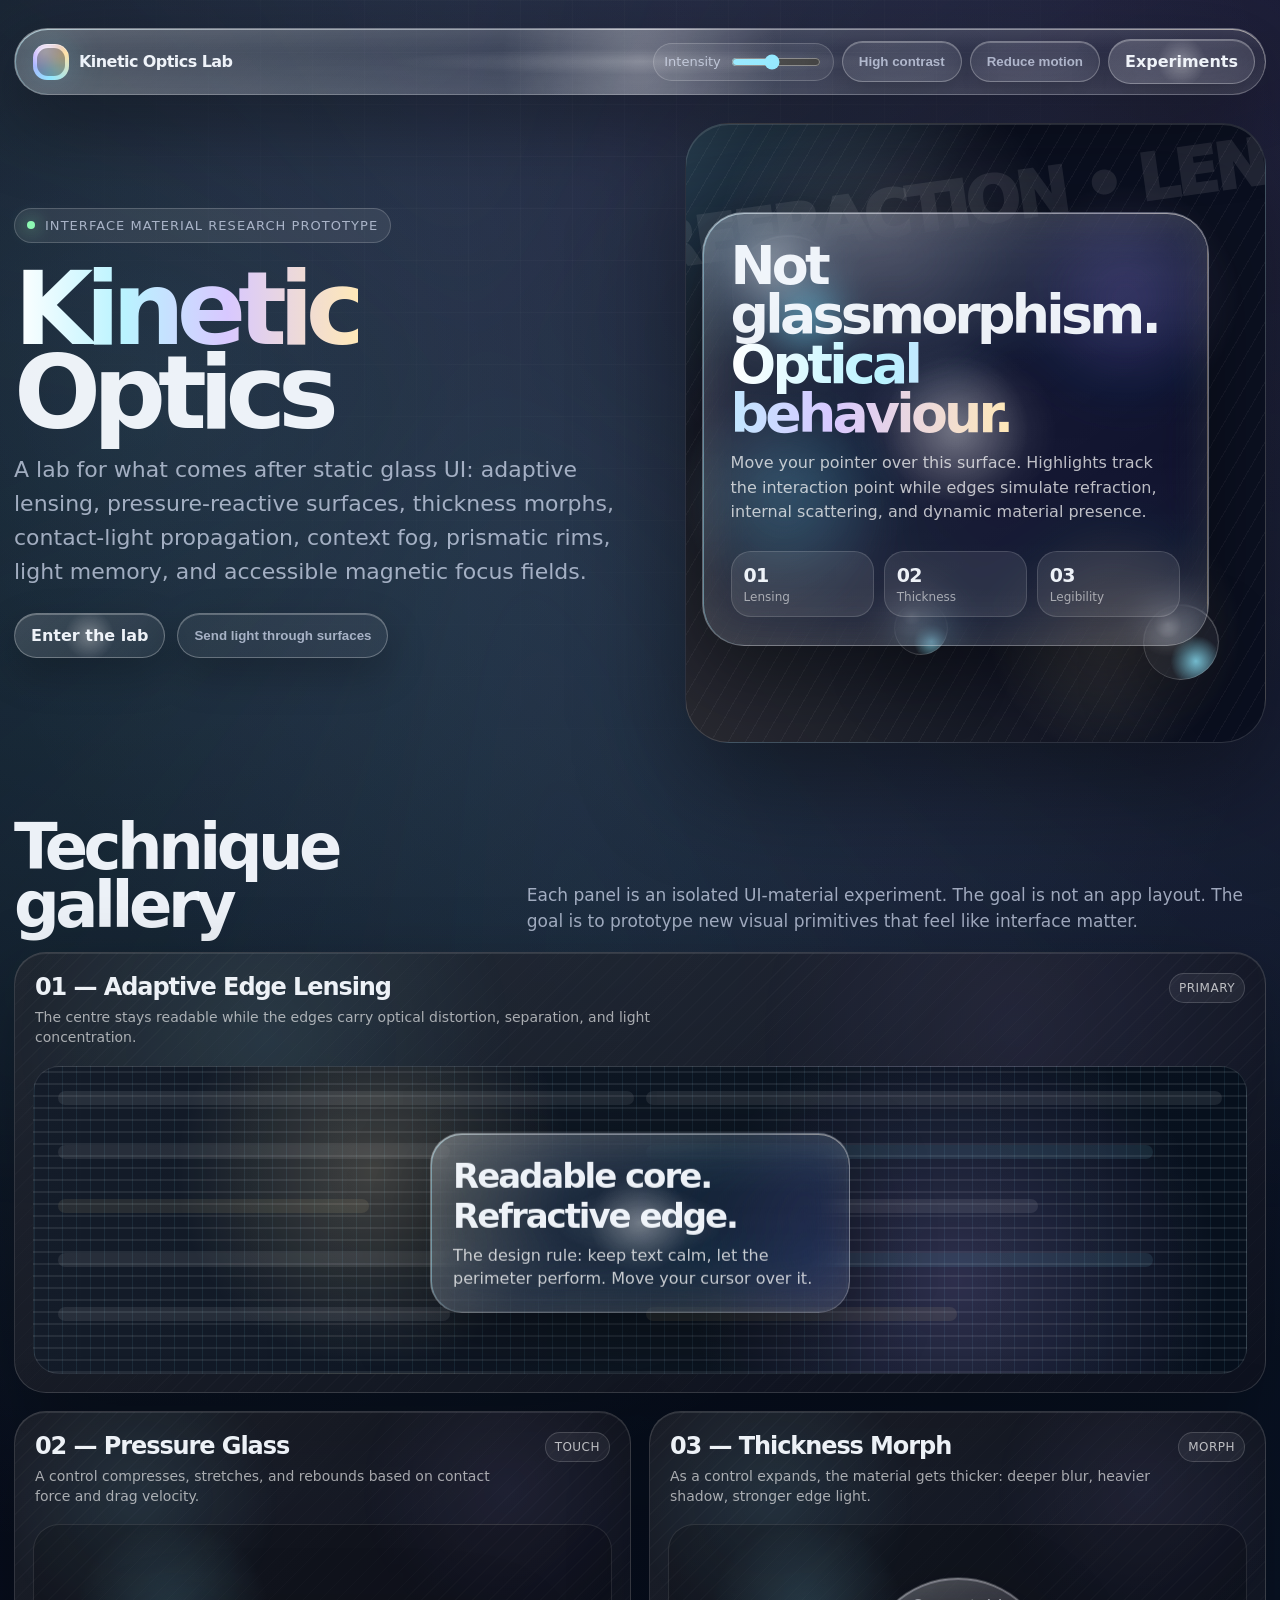
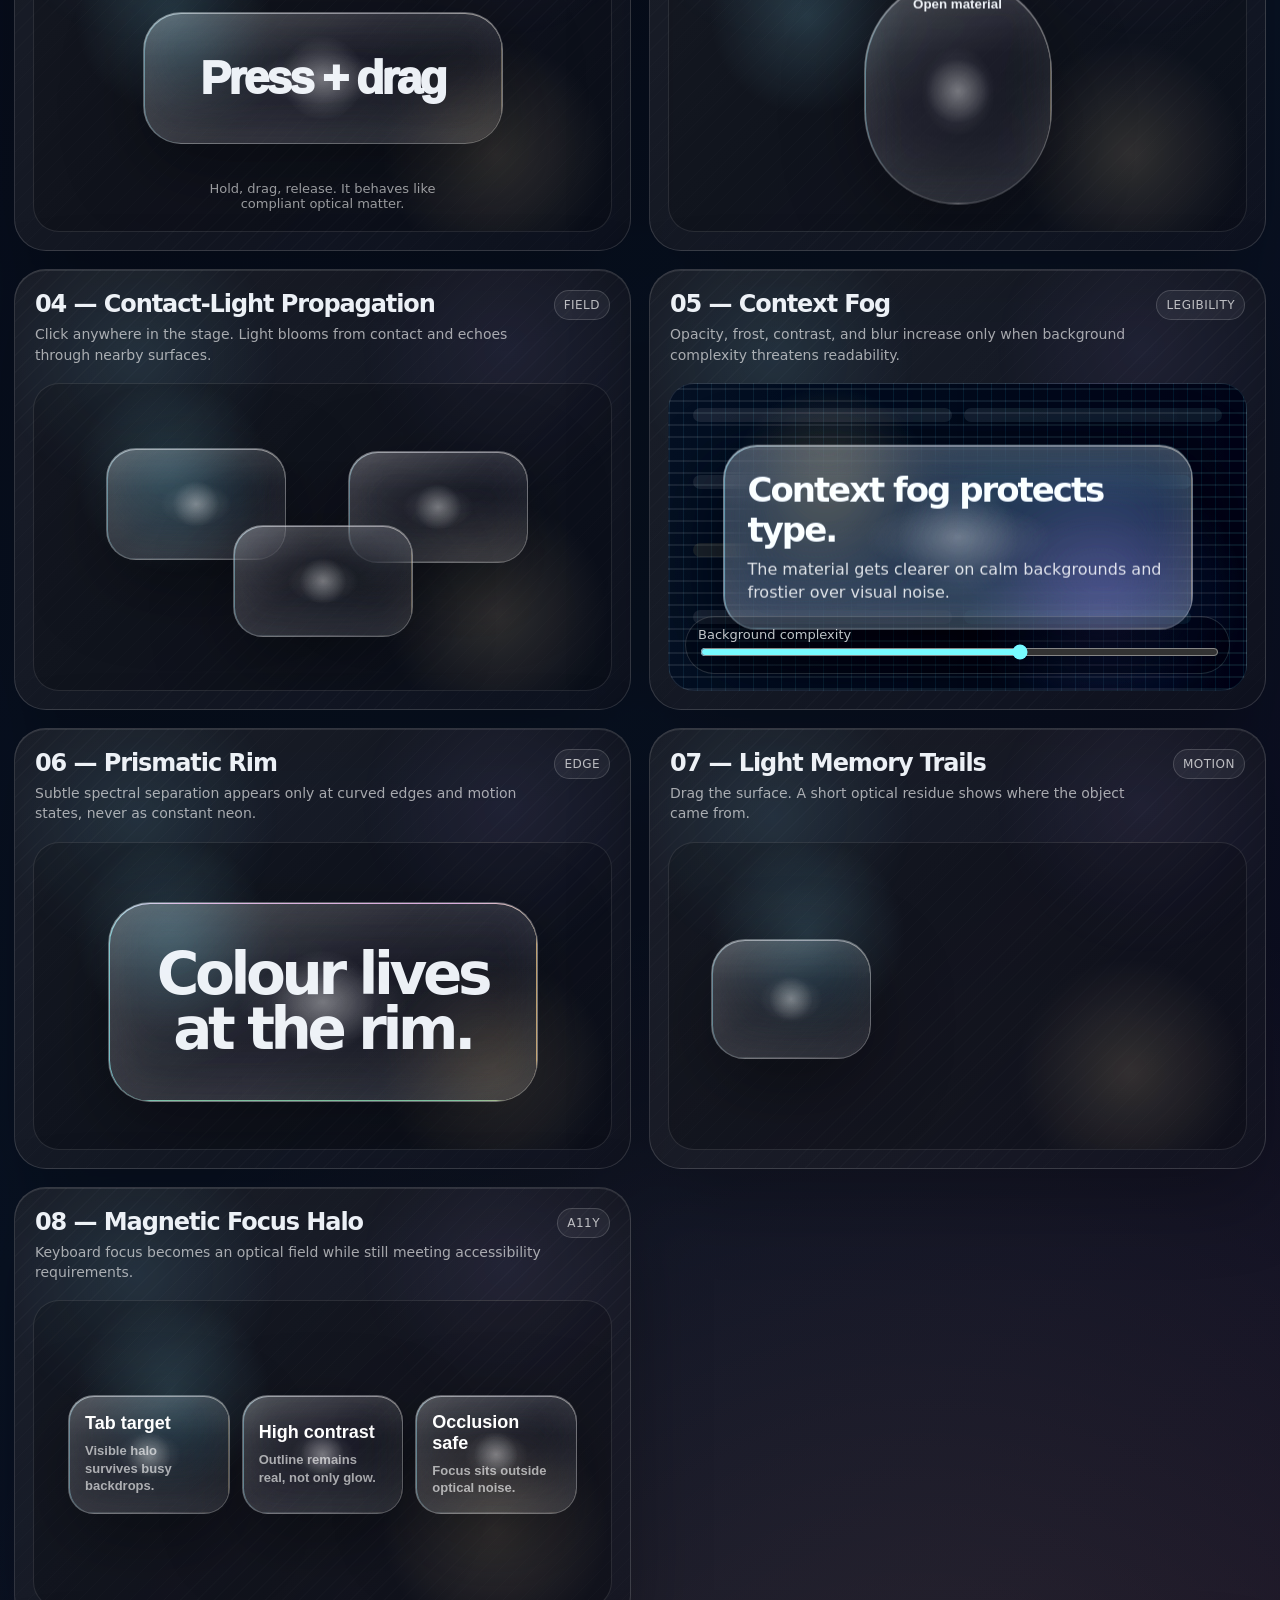
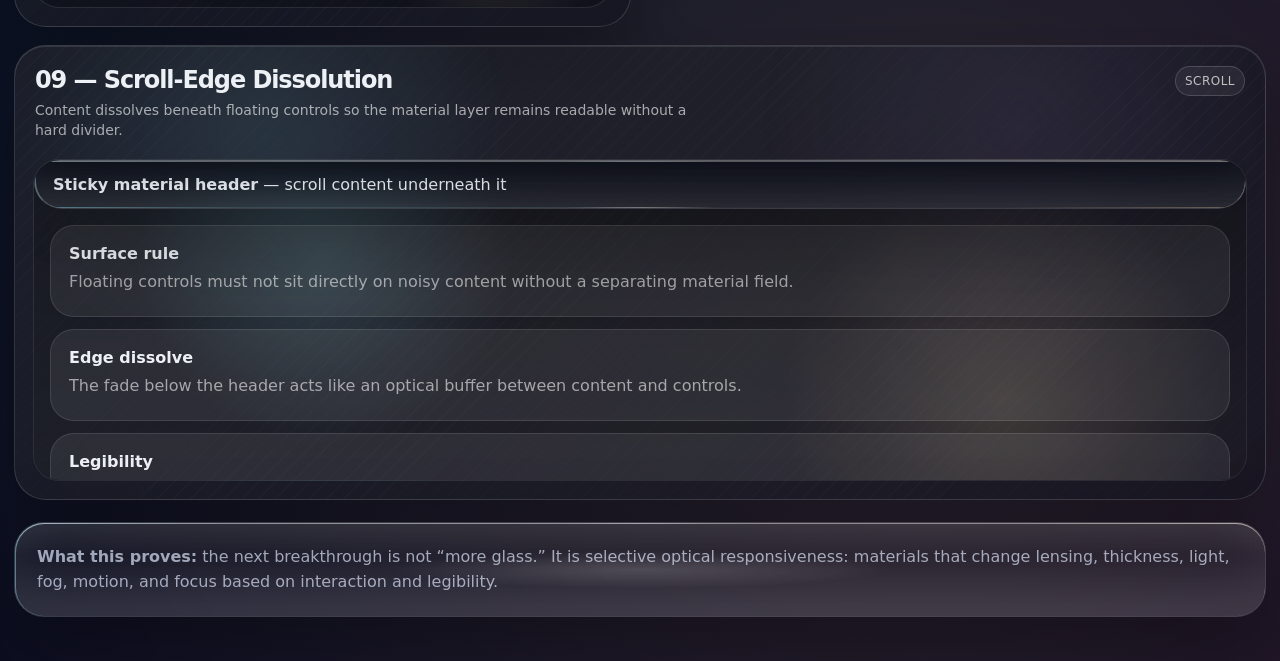
<file: lab.html>
<!doctype html>
<html lang="en">
<head>
<meta charset="utf-8" />
<meta name="viewport" content="width=device-width, initial-scale=1" />
<meta http-equiv="Cache-Control" content="no-cache, no-store, must-revalidate" />
<title>Kinetic Optics Lab</title>
<style>
:root{color-scheme:dark;--bg:#050713;--ink:rgba(246,250,255,.96);--muted:rgba(226,235,255,.68);--line:rgba(255,255,255,.18);--fill:rgba(255,255,255,.11);--stroke:rgba(255,255,255,.28);--blur:22px;--lens:1;--shadow:1;--a:#8ee8ff;--b:#b69cff;--c:#ffe2a8;--spring:650ms cubic-bezier(.18,.88,.24,1)}
*{box-sizing:border-box}html{scroll-behavior:smooth}body{margin:0;min-height:100vh;font-family:ui-sans-serif,-apple-system,BlinkMacSystemFont,"SF Pro Display","Segoe UI",system-ui,sans-serif;color:var(--ink);background:radial-gradient(circle at 12% 10%,rgba(142,232,255,.18),transparent 32%),radial-gradient(circle at 84% 5%,rgba(182,156,255,.17),transparent 31%),radial-gradient(circle at 72% 90%,rgba(255,226,168,.12),transparent 28%),linear-gradient(135deg,#050713,#081223 56%,#12091f);overflow-x:hidden}body:before{content:"";position:fixed;inset:0;pointer-events:none;opacity:.52;background-image:linear-gradient(rgba(255,255,255,.06) 1px,transparent 1px),linear-gradient(90deg,rgba(255,255,255,.05) 1px,transparent 1px);background-size:52px 52px;mask-image:radial-gradient(circle at 50% 18%,#000,transparent 78%)}body:after{content:"";position:fixed;inset:-25%;pointer-events:none;opacity:.25;background:conic-gradient(from 80deg at 42% 44%,transparent,rgba(142,232,255,.22),transparent,rgba(182,156,255,.2),transparent);filter:blur(68px);animation:spin 18s linear infinite}@keyframes spin{to{transform:rotate(360deg)}}
body.reduce *,body.reduce *:before,body.reduce *:after{animation:none!important;transition-duration:1ms!important}body.contrast{--fill:rgba(8,12,22,.92);--stroke:rgba(255,255,255,.82);--line:rgba(255,255,255,.72);--muted:rgba(255,255,255,.88);--blur:0px}.shell{position:relative;z-index:1;width:min(1500px,calc(100% - 28px));margin:0 auto;padding:18px 0 44px}.top{position:sticky;top:10px;z-index:50;display:flex;align-items:center;justify-content:space-between;gap:14px;padding:10px;border:1px solid var(--line);border-radius:999px;background:linear-gradient(135deg,rgba(255,255,255,.12),rgba(255,255,255,.055)),rgba(8,12,22,.46);backdrop-filter:blur(22px) saturate(150%);box-shadow:0 14px 45px rgba(0,0,0,.24),inset 0 1px 0 rgba(255,255,255,.12)}.brand{display:flex;align-items:center;gap:10px;padding-left:8px;font-weight:900;letter-spacing:-.035em}.mark{width:36px;height:36px;border-radius:14px;position:relative;background:radial-gradient(circle at 35% 25%,#fff,transparent 17px),conic-gradient(from 180deg,var(--a),var(--b),var(--c),var(--a));box-shadow:inset 0 1px 0 rgba(255,255,255,.5),0 0 36px rgba(142,232,255,.28)}.mark:after{content:"";position:absolute;inset:4px;border-radius:11px;background:rgba(0,0,0,.34);backdrop-filter:blur(6px)}.controls{display:flex;align-items:center;gap:8px;flex-wrap:wrap}.chip{display:inline-flex;align-items:center;gap:8px;border:1px solid var(--line);border-radius:999px;padding:8px 10px;background:rgba(255,255,255,.07);color:var(--muted);font-size:13px}.chip input{width:90px;accent-color:var(--a)}button,a.button{appearance:none;text-decoration:none;border:1px solid var(--stroke);color:var(--ink);border-radius:999px;padding:12px 16px;background:radial-gradient(circle at var(--mx,50%) var(--my,50%),rgba(255,255,255,.3),transparent 32%),linear-gradient(135deg,rgba(255,255,255,.15),rgba(255,255,255,.06));backdrop-filter:blur(var(--blur)) saturate(155%);box-shadow:0 16px 40px rgba(0,0,0,.24),inset 0 1px 0 rgba(255,255,255,.25);cursor:pointer;font-weight:800;transition:transform var(--spring),box-shadow .35s,border-color .35s}button:hover,a.button:hover{transform:translateY(-2px);border-color:rgba(255,255,255,.48);box-shadow:0 22px 55px rgba(0,0,0,.3),0 0 44px rgba(142,232,255,.15),inset 0 1px 0 rgba(255,255,255,.35)}button:focus-visible,a:focus-visible,input:focus-visible{outline:3px solid rgba(255,255,255,.94);outline-offset:4px;box-shadow:0 0 0 7px rgba(142,232,255,.24)}button.secondary{background:rgba(255,255,255,.055);color:var(--muted)}
.hero{min-height:74vh;display:grid;grid-template-columns:1.05fr .95fr;gap:28px;align-items:center;padding:38px 0 28px}.kicker{display:inline-flex;align-items:center;gap:10px;padding:9px 12px;border:1px solid var(--line);border-radius:999px;background:rgba(255,255,255,.08);backdrop-filter:blur(18px);color:var(--muted);font-size:13px;letter-spacing:.08em;text-transform:uppercase}.dot{width:8px;height:8px;border-radius:50%;background:#8ef9b4;box-shadow:0 0 18px #8ef9b4}h1{margin:24px 0 18px;font-size:clamp(50px,8vw,116px);letter-spacing:-.08em;line-height:.82}.grad{color:transparent;background:linear-gradient(90deg,#fff,#b9f3ff 32%,#d8c8ff 62%,#ffe8b8);-webkit-background-clip:text;background-clip:text}.lede{max-width:780px;margin:0;font-size:clamp(17px,2vw,22px);line-height:1.55;color:var(--muted)}.actions{display:flex;flex-wrap:wrap;gap:12px;margin-top:24px}
.scene{position:relative;min-height:620px;border-radius:44px;overflow:hidden;border:1px solid rgba(255,255,255,.14);background:radial-gradient(circle at 35% 20%,rgba(255,255,255,.14),transparent 28%),linear-gradient(135deg,rgba(142,232,255,.22),transparent 26%),linear-gradient(45deg,rgba(255,226,168,.12),transparent 44%),#0b1020;box-shadow:0 40px 110px rgba(0,0,0,.44),inset 0 1px 0 rgba(255,255,255,.14)}.scene:before{content:"REFRACTION • LENSING • CAUSTICS • SCATTERING • FOCUS • REFRACTION • LENSING";position:absolute;top:42px;left:-40px;right:-40px;font-size:clamp(28px,5vw,72px);letter-spacing:-.06em;font-weight:950;color:rgba(255,255,255,.09);transform:rotate(-8deg);white-space:nowrap}.scene:after{content:"";position:absolute;inset:0;opacity:.76;background:radial-gradient(circle at 18% 60%,rgba(142,232,255,.30),transparent 18%),radial-gradient(circle at 76% 28%,rgba(182,156,255,.26),transparent 18%),radial-gradient(circle at 74% 82%,rgba(255,226,168,.22),transparent 19%),repeating-linear-gradient(120deg,rgba(255,255,255,.055) 0 1px,transparent 1px 15px);mix-blend-mode:screen}.optic{position:relative;background:radial-gradient(circle at var(--mx,50%) var(--my,50%),rgba(255,255,255,.28),transparent 22%),linear-gradient(145deg,rgba(255,255,255,.22),rgba(255,255,255,.08) 46%,rgba(255,255,255,.035));border:1px solid rgba(255,255,255,.29);backdrop-filter:blur(calc(var(--blur)*var(--lens))) saturate(165%) contrast(112%);box-shadow:0 calc(24px*var(--shadow)) calc(80px*var(--shadow)) rgba(0,0,0,.38),inset 0 1px 0 rgba(255,255,255,.42),inset 0 -28px 54px rgba(255,255,255,.055);overflow:hidden}.optic:before{content:"";position:absolute;inset:-1px;border-radius:inherit;pointer-events:none;background:radial-gradient(circle at var(--mx,50%) var(--my,50%),rgba(255,255,255,.68),transparent 13%),linear-gradient(90deg,rgba(142,232,255,.72),transparent 17%,transparent 80%,rgba(255,226,168,.56)),conic-gradient(from 90deg at 50% 50%,rgba(255,255,255,0),rgba(255,255,255,.28),rgba(142,232,255,.18),rgba(182,156,255,.20),rgba(255,255,255,0));opacity:.58;mix-blend-mode:screen;mask:linear-gradient(#000 0 0) content-box,linear-gradient(#000 0 0);-webkit-mask:linear-gradient(#000 0 0) content-box,linear-gradient(#000 0 0);padding:1.5px;-webkit-mask-composite:xor;mask-composite:exclude}.optic:after{content:"";position:absolute;inset:0;border-radius:inherit;pointer-events:none;background:radial-gradient(closest-side at var(--mx,50%) var(--my,50%),rgba(255,255,255,.22),transparent 40%),linear-gradient(180deg,rgba(255,255,255,.10),transparent 36%,rgba(255,255,255,.07));opacity:.75}.hero-card{position:absolute;z-index:2;inset:88px 56px auto auto;width:min(520px,calc(100% - 72px));min-height:380px;border-radius:42px;padding:28px}.hero-card h2{position:relative;z-index:1;margin:0 0 12px;font-size:clamp(34px,4.2vw,58px);letter-spacing:-.07em;line-height:.92}.hero-card p{position:relative;z-index:1;margin:0;color:rgba(255,255,255,.72);line-height:1.55}.metrics{position:relative;z-index:1;display:grid;grid-template-columns:repeat(3,1fr);gap:10px;margin-top:26px}.metric{border-radius:20px;padding:12px;background:rgba(255,255,255,.085);border:1px solid rgba(255,255,255,.14)}.metric b{display:block;font-size:19px;letter-spacing:-.04em}.metric span{display:block;margin-top:4px;color:rgba(255,255,255,.56);font-size:12px}.orb{position:absolute;z-index:1;width:112px;aspect-ratio:1;border-radius:50%;background:radial-gradient(circle at 32% 26%,#fff,rgba(255,255,255,.18) 19%,transparent 44%),radial-gradient(circle at 70% 76%,rgba(142,232,255,.9),transparent 33%),rgba(255,255,255,.05);backdrop-filter:blur(16px);border:1px solid rgba(255,255,255,.20);box-shadow:0 28px 70px rgba(0,0,0,.32),inset 0 1px 0 rgba(255,255,255,.34);animation:float 9s ease-in-out infinite alternate}.orb.one{left:8%;top:18%}.orb.two{right:8%;bottom:10%;width:76px;animation-delay:-3s}.orb.three{left:36%;bottom:14%;width:54px;animation-delay:-6s}@keyframes float{from{transform:translate(-8px,4px) scale(.98)}to{transform:translate(18px,-18px) scale(1.04)}}
.head{display:grid;grid-template-columns:.8fr 1.2fr;gap:20px;align-items:end;margin:48px 0 18px}.head h2{margin:0;font-size:clamp(30px,5vw,72px);letter-spacing:-.07em;line-height:.9}.head p{margin:0;color:var(--muted);line-height:1.55;font-size:17px}.grid{display:grid;grid-template-columns:repeat(2,minmax(0,1fr));gap:18px}.demo{position:relative;min-height:420px;border-radius:32px;border:1px solid rgba(255,255,255,.14);background:linear-gradient(135deg,rgba(255,255,255,.08),rgba(255,255,255,.028)),rgba(7,10,19,.58);backdrop-filter:blur(10px);overflow:hidden;box-shadow:0 28px 80px rgba(0,0,0,.28),inset 0 1px 0 rgba(255,255,255,.10)}.demo.wide{grid-column:1/-1}.demo:before{content:"";position:absolute;inset:0;opacity:.44;background:radial-gradient(circle at var(--mx,20%) var(--my,20%),rgba(142,232,255,.24),transparent 24%),radial-gradient(circle at 80% 18%,rgba(182,156,255,.17),transparent 25%),repeating-linear-gradient(135deg,rgba(255,255,255,.045) 0 1px,transparent 1px 12px);pointer-events:none}.dh{position:relative;z-index:2;padding:20px 20px 0;display:flex;justify-content:space-between;gap:16px;align-items:start}.dh h3{margin:0;font-size:24px;letter-spacing:-.045em}.dh p{margin:6px 0 0;color:rgba(255,255,255,.62);font-size:14px;line-height:1.45;max-width:42rem}.tag{flex:0 0 auto;border:1px solid rgba(255,255,255,.16);border-radius:999px;padding:7px 9px;background:rgba(255,255,255,.06);color:rgba(255,255,255,.70);font-size:12px;letter-spacing:.04em;text-transform:uppercase}.stage{position:relative;z-index:2;min-height:308px;margin:18px;border-radius:26px;overflow:hidden;border:1px solid rgba(255,255,255,.10);background:radial-gradient(circle at 24% 30%,rgba(142,232,255,.16),transparent 20%),radial-gradient(circle at 80% 75%,rgba(255,226,168,.14),transparent 22%),rgba(0,0,0,.17)}.busy{background:linear-gradient(90deg,rgba(255,255,255,.05),transparent),repeating-linear-gradient(0deg,rgba(255,255,255,.08) 0 2px,transparent 2px 12px),repeating-linear-gradient(90deg,rgba(142,232,255,.08) 0 1px,transparent 1px 14px),radial-gradient(circle at 28% 34%,rgba(255,226,168,.20),transparent 22%),radial-gradient(circle at 76% 70%,rgba(182,156,255,.20),transparent 28%),#07101d}.copy{position:absolute;inset:24px;display:grid;grid-template-columns:1fr 1fr;gap:12px;opacity:.7}.line{height:14px;border-radius:999px;background:rgba(255,255,255,.12)}.line:nth-child(3n){width:68%}.line:nth-child(4n){width:88%;background:rgba(142,232,255,.14)}.line:nth-child(5n){width:54%;background:rgba(255,226,168,.13)}.edge{position:absolute;left:50%;top:51%;width:min(420px,76%);transform:translate(-50%,-50%);border-radius:32px;padding:22px;min-height:176px}.edge h3,.edge p{position:relative;z-index:2}.edge h3{margin:0 0 8px;font-size:34px;letter-spacing:-.06em}.edge p{margin:0;color:rgba(255,255,255,.75);line-height:1.45}.pressure-wrap{position:absolute;inset:0;display:grid;place-items:center}.pressure{--px:0px;--py:0px;--p:0;width:min(360px,76%);height:132px;border-radius:38px;font-size:clamp(22px,4vw,46px);letter-spacing:-.06em;transform:translate(var(--px),var(--py)) scale(calc(1 - var(--p)*.045),calc(1 - var(--p)*.11)) skewX(calc(var(--px)*.035deg));transition:transform 90ms ease-out,filter 180ms ease;user-select:none}.pressure.drag{transition:none;filter:saturate(145%) brightness(1.12)}.pressure span{position:relative;z-index:2;display:grid;place-items:center;width:100%;height:100%;font-weight:950}.hint{position:absolute;bottom:20px;left:50%;transform:translateX(-50%);color:rgba(255,255,255,.58);font-size:13px;text-align:center}.morph{position:absolute;left:50%;top:54%;translate:-50% -50%;width:188px;min-height:64px;border-radius:999px;padding:18px 22px;transition:width var(--spring),min-height var(--spring),border-radius var(--spring),padding var(--spring),box-shadow var(--spring),backdrop-filter var(--spring)}.morph.open{width:min(440px,82%);min-height:248px;border-radius:34px;padding:24px;--blur:34px;--shadow:1.35}.m-title,.m-menu{position:relative;z-index:2}.m-title{font-weight:900}.m-menu{display:grid;gap:10px;margin-top:16px;opacity:0;transform:translateY(8px);pointer-events:none;transition:opacity 220ms,transform var(--spring)}.morph.open .m-menu{opacity:1;pointer-events:auto;transform:translateY(0)}.row{display:flex;justify-content:space-between;border-radius:18px;background:rgba(255,255,255,.08);border:1px solid rgba(255,255,255,.12);padding:12px;color:rgba(255,255,255,.82)}.field{position:absolute;inset:18px}.surface{position:absolute;width:180px;height:112px;border-radius:30px;transition:box-shadow .35s}.surface:nth-child(1){left:10%;top:17%}.surface:nth-child(2){right:12%;top:18%}.surface:nth-child(3){left:50%;bottom:13%;transform:translateX(-50%)}.field.energy .surface{box-shadow:0 22px 70px rgba(0,0,0,.30),0 0 58px rgba(142,232,255,.20),inset 0 0 40px rgba(255,255,255,.13)}.ripple{position:absolute;width:16px;height:16px;border-radius:999px;left:var(--x);top:var(--y);transform:translate(-50%,-50%);pointer-events:none;border:1px solid rgba(255,255,255,.55);background:radial-gradient(circle,rgba(255,255,255,.42),rgba(142,232,255,.15),transparent 70%);animation:ripple 900ms ease-out forwards;mix-blend-mode:screen}@keyframes ripple{to{width:440px;height:440px;opacity:0}}.fog{position:absolute;left:50%;top:50%;width:min(470px,82%);min-height:178px;transform:translate(-50%,-50%);border-radius:34px;padding:24px;--fog:.5;background:radial-gradient(circle at var(--mx,50%) var(--my,50%),rgba(255,255,255,.18),transparent 24%),rgba(255,255,255,calc(.08 + var(--fog)*.17));backdrop-filter:blur(calc(10px + var(--fog)*26px)) saturate(calc(120% + var(--fog)*75%)) contrast(calc(102% + var(--fog)*14%))}.fog h3,.fog p{position:relative;z-index:2}.fog h3{margin:0 0 8px;font-size:34px;letter-spacing:-.06em}.fog p{margin:0;color:rgba(255,255,255,.78);line-height:1.46}.fogctl{position:absolute;z-index:4;bottom:16px;left:16px;right:16px}.fogctl label{display:block;border-radius:999px;padding:10px 12px;border:1px solid rgba(255,255,255,.14);background:rgba(0,0,0,.18);color:rgba(255,255,255,.72);font-size:13px}.fogctl input{width:100%;accent-color:var(--a)}.rim{position:absolute;left:50%;top:52%;width:min(430px,78%);min-height:200px;border-radius:42px;transform:translate(-50%,-50%);display:grid;place-items:center;text-align:center;padding:28px}.rim:before{background:linear-gradient(90deg,#77f7ff,transparent 17%,transparent 83%,#ffcf80),linear-gradient(180deg,#ff7eff,transparent 22%,transparent 78%,#8effbe);opacity:.72}.rim:hover{transform:translate(-50%,-50%) rotateX(3deg) rotateY(-5deg) scale(1.015)}.rim strong{position:relative;z-index:2;font-size:clamp(28px,5vw,58px);letter-spacing:-.075em;line-height:.95}.trailfield{position:absolute;inset:0;overflow:hidden}.trail{position:absolute;left:42px;top:96px;width:160px;height:120px;border-radius:34px;cursor:grab;touch-action:none}.trail.drag{cursor:grabbing;transition:none}.ghost{position:absolute;width:160px;height:120px;border-radius:34px;pointer-events:none;border:1px solid rgba(142,232,255,.30);background:rgba(142,232,255,.08);animation:ghost .52s ease-out forwards}@keyframes ghost{to{opacity:0;transform:scale(1.18)}}.focusgrid{position:absolute;inset:34px;display:grid;grid-template-columns:repeat(3,minmax(0,1fr));gap:12px;place-content:center}.focus{min-height:110px;border-radius:26px;padding:16px;text-align:left;color:white}.focus:focus-visible{outline:3px solid white;outline-offset:6px;box-shadow:0 0 0 10px rgba(142,232,255,.24),0 0 0 16px rgba(182,156,255,.14),0 0 55px rgba(142,232,255,.32)}.focus b{position:relative;z-index:2;display:block;font-size:18px}.focus span{position:relative;z-index:2;display:block;margin-top:8px;color:rgba(255,255,255,.62);font-size:13px;line-height:1.35}.scrolldemo{height:320px;overflow:auto;border-radius:26px;background:linear-gradient(180deg,rgba(0,0,0,.2),transparent),rgba(255,255,255,.035)}.sticky{position:sticky;top:0;z-index:3;border-radius:0 0 28px 28px;padding:14px 18px;background:linear-gradient(180deg,rgba(9,12,22,.82),rgba(9,12,22,.38)),rgba(255,255,255,.08);border-bottom:1px solid rgba(255,255,255,.18);backdrop-filter:blur(22px) saturate(160%)}.sticky:after{content:"";position:absolute;left:0;right:0;bottom:-48px;height:48px;pointer-events:none;background:linear-gradient(180deg,rgba(7,10,19,.42),transparent);mask-image:linear-gradient(#000,transparent)}.stories{display:grid;gap:12px;padding:16px}.story{border-radius:24px;padding:18px;background:rgba(255,255,255,.07);border:1px solid rgba(255,255,255,.11);min-height:92px}.story span{display:block;color:rgba(255,255,255,.58);margin-top:8px;line-height:1.4}.note{margin-top:22px;border-radius:30px;padding:22px;border:1px solid rgba(255,255,255,.13);background:rgba(255,255,255,.055);color:var(--muted);line-height:1.55}.toast{position:fixed;z-index:100;left:50%;bottom:24px;transform:translate(-50%,24px);opacity:0;pointer-events:none;max-width:min(520px,calc(100% - 28px));border-radius:999px;padding:12px 16px;background:rgba(8,12,22,.78);border:1px solid rgba(255,255,255,.20);backdrop-filter:blur(22px) saturate(160%);color:rgba(255,255,255,.84);box-shadow:0 18px 60px rgba(0,0,0,.42);transition:opacity .35s,transform var(--spring)}.toast.show{opacity:1;transform:translate(-50%,0)}
@media(max-width:920px){.hero{grid-template-columns:1fr;min-height:unset}.scene{min-height:560px}.hero-card{inset:90px auto auto 50%;transform:translateX(-50%);width:calc(100% - 44px)}.head{grid-template-columns:1fr}.grid{grid-template-columns:1fr}.top{border-radius:26px;align-items:start;flex-direction:column}.controls{width:100%}.chip{flex:1;justify-content:center}.metrics{grid-template-columns:1fr}.focusgrid{grid-template-columns:1fr;overflow:auto}}@media(prefers-reduced-motion:reduce){*,*:before,*:after{animation:none!important;scroll-behavior:auto!important;transition-duration:1ms!important}}@media(prefers-contrast:more){:root{--fill:rgba(0,0,0,.92);--stroke:rgba(255,255,255,.86);--line:rgba(255,255,255,.7)}.optic{backdrop-filter:none}}@supports not ((backdrop-filter:blur(1px))){.optic,.top,button,.sticky{background:rgba(8,12,22,.88)}}
</style>
</head>
<body>
<div class="shell">
<nav class="top optic" aria-label="Lab controls"><div class="brand"><span class="mark"></span><span>Kinetic Optics Lab</span></div><div class="controls"><label class="chip">Intensity <input id="intensity" type="range" min=".55" max="1.55" value="1" step=".05"></label><button class="secondary" id="contrast">High contrast</button><button class="secondary" id="motion">Reduce motion</button><a class="button" href="#experiments">Experiments</a></div></nav>
<header class="hero"><div><span class="kicker"><span class="dot"></span> Interface material research prototype</span><h1><span class="grad">Kinetic</span><br>Optics</h1><p class="lede">A lab for what comes after static glass UI: adaptive lensing, pressure-reactive surfaces, thickness morphs, contact-light propagation, context fog, prismatic rims, light memory, and accessible magnetic focus fields.</p><div class="actions"><a class="button" href="#experiments">Enter the lab</a><button class="secondary" id="pulse">Send light through surfaces</button></div></div><div class="scene"><div class="orb one"></div><div class="orb two"></div><div class="orb three"></div><section class="hero-card optic" data-pointer><h2>Not glassmorphism.<br><span class="grad">Optical behaviour.</span></h2><p>Move your pointer over this surface. Highlights track the interaction point while edges simulate refraction, internal scattering, and dynamic material presence.</p><div class="metrics"><div class="metric"><b>01</b><span>Lensing</span></div><div class="metric"><b>02</b><span>Thickness</span></div><div class="metric"><b>03</b><span>Legibility</span></div></div></section></div></header>
<section class="head" id="experiments"><h2>Technique gallery</h2><p>Each panel is an isolated UI-material experiment. The goal is not an app layout. The goal is to prototype new visual primitives that feel like interface matter.</p></section>
<main class="grid">
<article class="demo wide" data-pointer><div class="dh"><div><h3>01 — Adaptive Edge Lensing</h3><p>The centre stays readable while the edges carry optical distortion, separation, and light concentration.</p></div><span class="tag">primary</span></div><div class="stage busy"><div class="copy" aria-hidden="true"><span class="line"></span><span class="line"></span><span class="line"></span><span class="line"></span><span class="line"></span><span class="line"></span><span class="line"></span><span class="line"></span><span class="line"></span><span class="line"></span></div><section class="edge optic" data-pointer><h3>Readable core. Refractive edge.</h3><p>The design rule: keep text calm, let the perimeter perform. Move your cursor over it.</p></section></div></article>
<article class="demo" data-pointer><div class="dh"><div><h3>02 — Pressure Glass</h3><p>A control compresses, stretches, and rebounds based on contact force and drag velocity.</p></div><span class="tag">touch</span></div><div class="stage"><div class="pressure-wrap"><button class="pressure optic" id="pressure" type="button"><span>Press + drag</span></button><div class="hint">Hold, drag, release. It behaves like compliant optical matter.</div></div></div></article>
<article class="demo" data-pointer><div class="dh"><div><h3>03 — Thickness Morph</h3><p>As a control expands, the material gets thicker: deeper blur, heavier shadow, stronger edge light.</p></div><span class="tag">morph</span></div><div class="stage"><button class="morph optic" id="morph" type="button" aria-expanded="false"><span class="m-title">Open material</span><div class="m-menu" aria-hidden="true"><div class="row"><span>Refraction</span><b>+32%</b></div><div class="row"><span>Scatter</span><b>+48%</b></div><div class="row"><span>Shadow depth</span><b>+61%</b></div></div></button></div></article>
<article class="demo" data-pointer><div class="dh"><div><h3>04 — Contact-Light Propagation</h3><p>Click anywhere in the stage. Light blooms from contact and echoes through nearby surfaces.</p></div><span class="tag">field</span></div><div class="stage" id="energy"><div class="field" id="field"><div class="surface optic" data-pointer></div><div class="surface optic" data-pointer></div><div class="surface optic" data-pointer></div></div></div></article>
<article class="demo" data-pointer><div class="dh"><div><h3>05 — Context Fog</h3><p>Opacity, frost, contrast, and blur increase only when background complexity threatens readability.</p></div><span class="tag">legibility</span></div><div class="stage busy" id="fogStage"><div class="copy" aria-hidden="true"><span class="line"></span><span class="line"></span><span class="line"></span><span class="line"></span><span class="line"></span><span class="line"></span><span class="line"></span><span class="line"></span></div><section class="fog optic" id="fog" data-pointer><h3>Context fog protects type.</h3><p>The material gets clearer on calm backgrounds and frostier over visual noise.</p></section><div class="fogctl"><label>Background complexity <input id="fogSlider" type="range" min="0" max="1" value=".62" step=".01"></label></div></div></article>
<article class="demo" data-pointer><div class="dh"><div><h3>06 — Prismatic Rim</h3><p>Subtle spectral separation appears only at curved edges and motion states, never as constant neon.</p></div><span class="tag">edge</span></div><div class="stage"><div class="rim optic" data-pointer tabindex="0"><strong>Colour lives at the rim.</strong></div></div></article>
<article class="demo" data-pointer><div class="dh"><div><h3>07 — Light Memory Trails</h3><p>Drag the surface. A short optical residue shows where the object came from.</p></div><span class="tag">motion</span></div><div class="stage"><div class="trailfield" id="trailField"><div class="trail optic" id="trail" data-pointer role="button" tabindex="0" aria-label="Draggable light memory surface"></div></div></div></article>
<article class="demo" data-pointer><div class="dh"><div><h3>08 — Magnetic Focus Halo</h3><p>Keyboard focus becomes an optical field while still meeting accessibility requirements.</p></div><span class="tag">a11y</span></div><div class="stage"><div class="focusgrid"><button class="focus optic" type="button" data-pointer><b>Tab target</b><span>Visible halo survives busy backdrops.</span></button><button class="focus optic" type="button" data-pointer><b>High contrast</b><span>Outline remains real, not only glow.</span></button><button class="focus optic" type="button" data-pointer><b>Occlusion safe</b><span>Focus sits outside optical noise.</span></button></div></div></article>
<article class="demo wide" data-pointer><div class="dh"><div><h3>09 — Scroll-Edge Dissolution</h3><p>Content dissolves beneath floating controls so the material layer remains readable without a hard divider.</p></div><span class="tag">scroll</span></div><div class="stage"><div class="scrolldemo"><div class="sticky optic"><b>Sticky material header</b> — scroll content underneath it</div><div class="stories"><div class="story"><b>Surface rule</b><span>Floating controls must not sit directly on noisy content without a separating material field.</span></div><div class="story"><b>Edge dissolve</b><span>The fade below the header acts like an optical buffer between content and controls.</span></div><div class="story"><b>Legibility</b><span>Glass should clarify hierarchy. If it makes reading harder, the material has failed.</span></div><div class="story"><b>Motion</b><span>The scroll effect is low-energy and should degrade to a simple divider with reduced transparency.</span></div><div class="story"><b>Next primitive</b><span>Interface matter should know when to be clear, when to frost, and when to become solid.</span></div></div></div></div></article>
</main>
<section class="note optic" data-pointer><b>What this proves:</b> the next breakthrough is not “more glass.” It is selective optical responsiveness: materials that change lensing, thickness, light, fog, motion, and focus based on interaction and legibility.</section>
</div><div class="toast" id="toast" role="status" aria-live="polite">Light propagated through the material field.</div>
<script>
(()=>{const root=document.documentElement,body=document.body;function ptr(el,e){const r=el.getBoundingClientRect(),x=((e.clientX-r.left)/r.width)*100,y=((e.clientY-r.top)/r.height)*100;el.style.setProperty('--mx',x.toFixed(2)+'%');el.style.setProperty('--my',y.toFixed(2)+'%')}document.querySelectorAll('[data-pointer],button,.demo').forEach(el=>el.addEventListener('pointermove',e=>ptr(el,e)));intensity.oninput=()=>{root.style.setProperty('--lens',intensity.value);root.style.setProperty('--shadow',Math.max(.75,+intensity.value))};contrast.onclick=()=>body.classList.toggle('contrast');motion.onclick=()=>body.classList.toggle('reduce');const toast=document.getElementById('toast');function note(t){toast.textContent=t;toast.classList.add('show');clearTimeout(note.t);note.t=setTimeout(()=>toast.classList.remove('show'),1800)}let drag=false,origin={x:0,y:0};pressure.onpointerdown=e=>{drag=true;origin={x:e.clientX,y:e.clientY};pressure.setPointerCapture(e.pointerId);pressure.classList.add('drag');pressure.style.setProperty('--p','1')};pressure.onpointermove=e=>{if(!drag)return;const dx=Math.max(-42,Math.min(42,e.clientX-origin.x)),dy=Math.max(-26,Math.min(26,e.clientY-origin.y));pressure.style.setProperty('--px',dx+'px');pressure.style.setProperty('--py',dy+'px');pressure.style.setProperty('--p',Math.min(1,Math.hypot(dx,dy)/46));ptr(pressure,e)};function rel(){if(!drag)return;drag=false;pressure.classList.remove('drag');pressure.style.setProperty('--px','0px');pressure.style.setProperty('--py','0px');pressure.style.setProperty('--p','0')}pressure.onpointerup=rel;pressure.onpointercancel=rel;morph.onclick=()=>{const o=morph.classList.toggle('open');morph.setAttribute('aria-expanded',o);morph.querySelector('.m-menu').setAttribute('aria-hidden',!o)};const energy=document.getElementById('energy'),field=document.getElementById('field');function pulse(e,t='Light propagated through the material field.'){const r=energy.getBoundingClientRect(),s=document.createElement('span');s.className='ripple';s.style.setProperty('--x',e.clientX-r.left+'px');s.style.setProperty('--y',e.clientY-r.top+'px');energy.appendChild(s);field.classList.add('energy');note(t);setTimeout(()=>s.remove(),920);clearTimeout(pulse.t);pulse.t=setTimeout(()=>field.classList.remove('energy'),680)}energy.onclick=e=>pulse(e);document.getElementById('pulse').onclick=()=>{const r=energy.getBoundingClientRect();pulse({clientX:r.left+r.width/2,clientY:r.top+r.height/2},'Global pulse: all surfaces responded as one material field.');document.querySelectorAll('.optic').forEach((el,i)=>el.animate([{filter:'brightness(1)'},{filter:'brightness(1.24) saturate(1.22)'},{filter:'brightness(1)'}],{duration:720,delay:i*14,easing:'cubic-bezier(.18,.88,.24,1)'}))};fogSlider.oninput=()=>{fog.style.setProperty('--fog',fogSlider.value);fogStage.style.filter=`saturate(${1+fogSlider.value*.5}) contrast(${1+fogSlider.value*.2})`};fogSlider.oninput();const trail=document.getElementById('trail'),tf=document.getElementById('trailField');let td=false,off={x:0,y:0},last=0;trail.onpointerdown=e=>{td=true;const r=trail.getBoundingClientRect();off={x:e.clientX-r.left,y:e.clientY-r.top};trail.classList.add('drag');trail.setPointerCapture(e.pointerId)};trail.onpointermove=e=>{if(!td)return;const fr=tf.getBoundingClientRect(),x=Math.max(8,Math.min(fr.width-168,e.clientX-fr.left-off.x)),y=Math.max(8,Math.min(fr.height-128,e.clientY-fr.top-off.y)),now=performance.now();if(now-last>80){const g=document.createElement('span');g.className='ghost';g.style.left=trail.style.left||'42px';g.style.top=trail.style.top||'96px';tf.appendChild(g);setTimeout(()=>g.remove(),560);last=now}trail.style.left=x+'px';trail.style.top=y+'px';ptr(trail,e)};function trel(){td=false;trail.classList.remove('drag')}trail.onpointerup=trel;trail.onpointercancel=trel;document.addEventListener('keydown',e=>{if(e.key.toLowerCase()==='k'&&(e.metaKey||e.ctrlKey)){e.preventDefault();note('Kinetic command: visual-technique-first, not app-first.')}})})();
</script>
</body>
</html>
</file>
